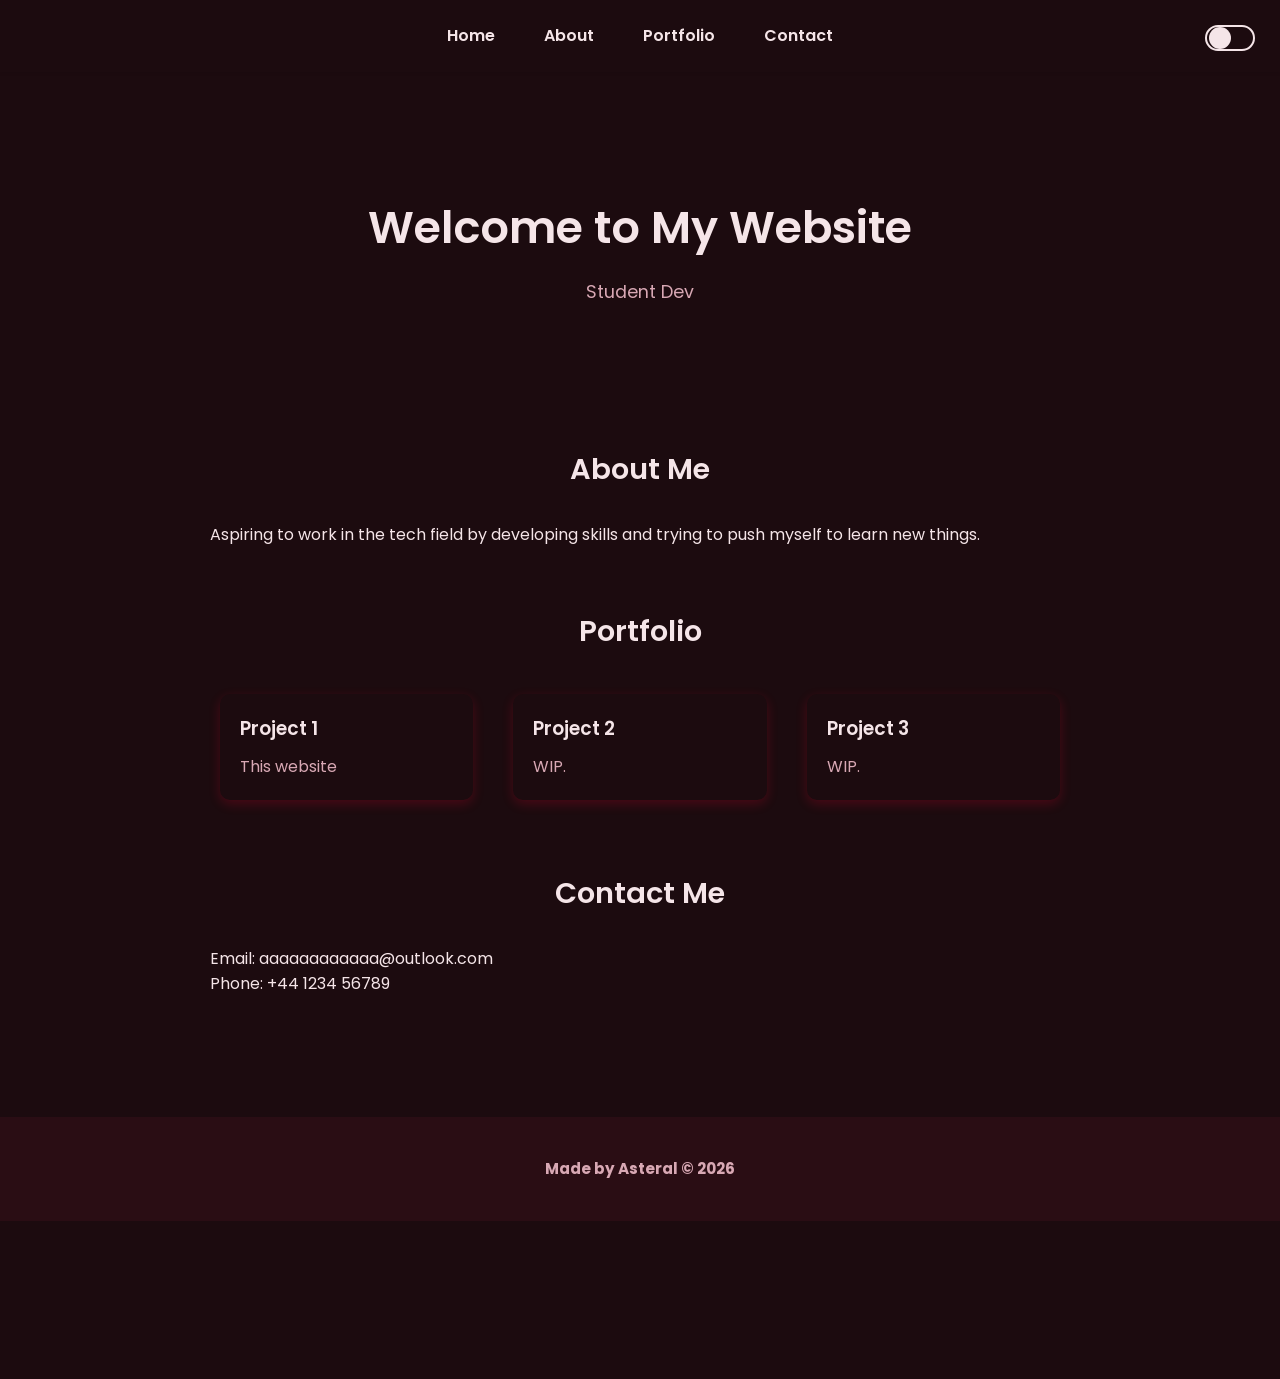
<file: index.html>
<!DOCTYPE html>
<html lang="en">
<head>
    <meta charset="UTF-8">
    <meta name="viewport" content="width=device-width, initial-scale=1.0">
    <title>Portfolio</title>
    <link rel="stylesheet" href="portfolio.css">
</head>
<body>
    
    <ul id="navbar">
        <li><a href="#home">Home</a></li>
        <li><a href="#about">About</a></li>
        <li><a href="#portfolio">Portfolio</a></li>
        <li><a href="#contact">Contact</a></li>
    </ul>

    
    <button id="darkModeToggle"></button>


    
    <div id="home" class="header">
        <h1>Welcome to My Website</h1>
        <p>Student Dev</p>
    </div>

  
    <main>
       
        <section id="about">
            <h2>About Me</h2>
            <p>Aspiring to work in the tech field by developing skills and trying to push myself to learn new things.</p>
        </section>

        
        <section id="portfolio">
            <h2>Portfolio</h2>
            <div class="projects">
                <div class="project-card">
                    <h3>Project 1</h3>
                    <p>This website</p>
                </div>
                <div class="project-card">
                    <h3>Project 2</h3>
                    <p>WIP.</p>
                </div>
                <div class="project-card">
                    <h3>Project 3</h3>
                    <p>WIP.</p>
                </div>
            </div>
        </section>

        
        <section id="contact">
            <h2>Contact Me</h2>
            <p>Email: aaaaaaaaaaaa@outlook.com</p>
            <p>Phone: +44 1234 56789</p>
        </section>
    </main>

    <!-- Footer -->
    <footer>
        <h4 id="footer">Made by Asteral &copy; 2026</h4>
    </footer>

    <!-- External JS -->
    <script src="portfolio.js"></script>
    <canvas id="plasmaCanvas"></canvas>

</body>
</html>
</file>
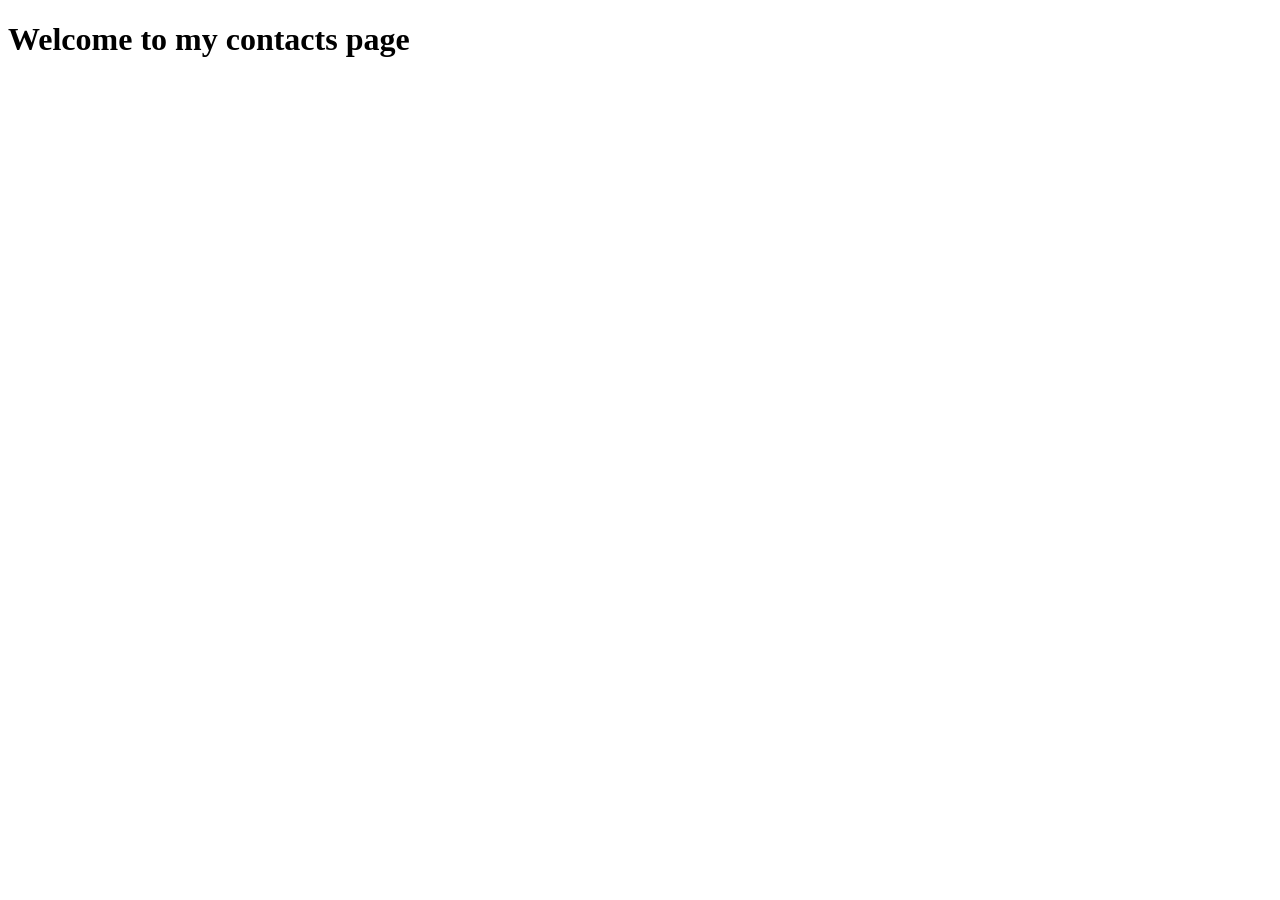
<file: Contact.html>
<!DOCTYPE html>
<html lang="en">
<head>
    <meta charset="UTF-8">
    <meta name="viewport" content="width=device-width, initial-scale=1.0">
    <title>Contact</title>
</head>
<body>
    <h1> Welcome to my contacts page</h1>
</body>
</html>
</file>
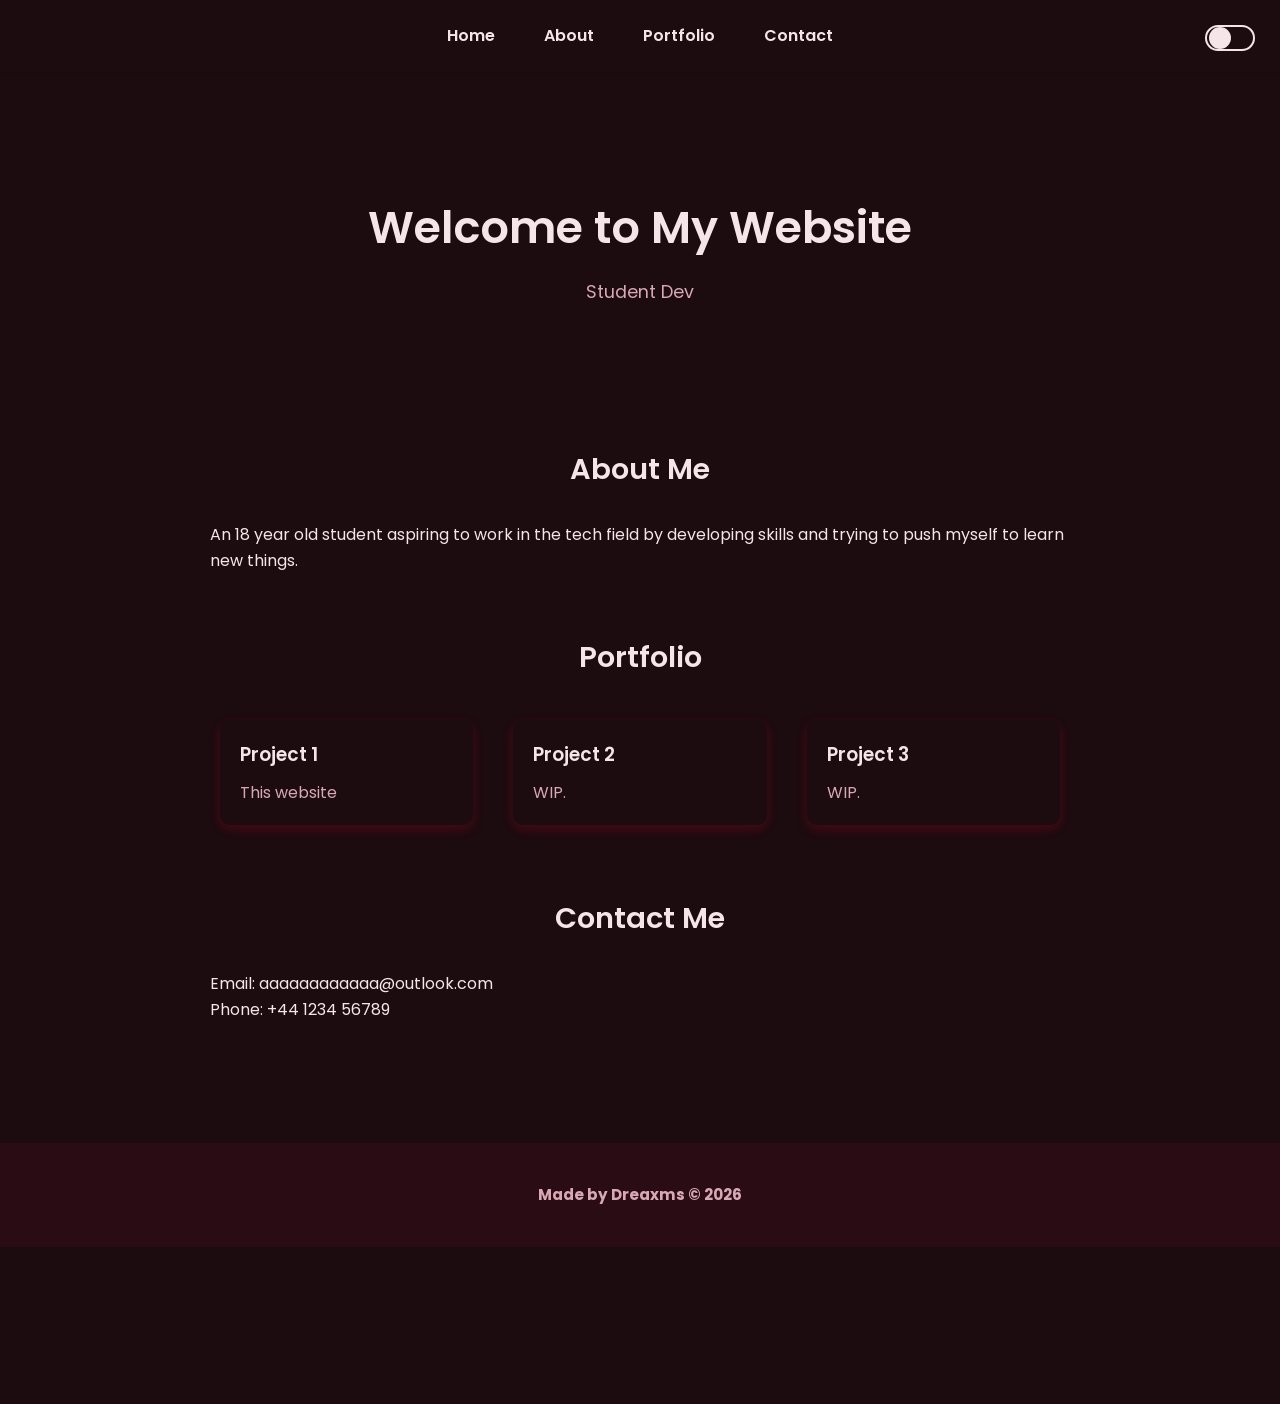
<file: Website portfolio.html>
<!DOCTYPE html>
<html lang="en">
<head>
    <meta charset="UTF-8">
    <meta name="viewport" content="width=device-width, initial-scale=1.0">
    <title>Portfolio</title>
    <link rel="stylesheet" href="portfolio.css">
</head>
<body>
    
    <ul id="navbar">
        <li><a href="#home">Home</a></li>
        <li><a href="#about">About</a></li>
        <li><a href="#portfolio">Portfolio</a></li>
        <li><a href="#contact">Contact</a></li>
    </ul>

    
    <button id="darkModeToggle"></button>


    
    <div id="home" class="header">
        <h1>Welcome to My Website</h1>
        <p>Student Dev</p>
    </div>

  
    <main>
       
        <section id="about">
            <h2>About Me</h2>
            <p>An 18 year old student aspiring to work in the tech field by developing skills and trying to push myself to learn new things.</p>
        </section>

        
        <section id="portfolio">
            <h2>Portfolio</h2>
            <div class="projects">
                <div class="project-card">
                    <h3>Project 1</h3>
                    <p>This website</p>
                </div>
                <div class="project-card">
                    <h3>Project 2</h3>
                    <p>WIP.</p>
                </div>
                <div class="project-card">
                    <h3>Project 3</h3>
                    <p>WIP.</p>
                </div>
            </div>
        </section>

        
        <section id="contact">
            <h2>Contact Me</h2>
            <p>Email: aaaaaaaaaaaa@outlook.com</p>
            <p>Phone: +44 1234 56789</p>
        </section>
    </main>

    <!-- Footer -->
    <footer>
        <h4 id="footer">Made by Dreaxms &copy; 2026</h4>
    </footer>

    <!-- External JS -->
    <script src="portfolio.js"></script>
    <canvas id="plasmaCanvas"></canvas>

</body>
</html>
</file>
<file: portfolio.css>
@import url('https://fonts.googleapis.com/css2?family=Poppins:wght@400;600&display=swap');

:root {
    --bg-color: #1c0b0f;       
    --text-color: #f5e5e8;     
    --subtext-color: #d8a8b4;  /
    --header-bg: #2a0d14;
    --card-bg: #2a0d14
    --navbar-bg: #2a0d14;
    --navbar-text: #f5e5e8;
    --navbar-hover: #4d0f20;
    --card-shadow: rgba(255,0,50,0.2);
    --footer-bg: #2a0d14;
    --footer-text: #d8a8b4;
}

/* Dark mode*/

* {
    box-sizing: border-box;
}

body {
    margin: 0;
    font-family: 'Poppins', sans-serif;
    background-color: var(--bg-color);
    color: var(--text-color);
}

#navbar {
    background-color: var(--navbar-bg);
    overflow: hidden;
}

#navbar li {
    float: left;
    list-style-type: none;
}

#navbar a {
    display: block;
    color: var(--navbar-text);
    text-align: center;
    padding: 14px 16px;
    text-decoration: none;
    transition: background-color 0.3s, transform 0.3s;
}

#navbar a:hover {
    background-color: var(--navbar-hover);
    transform: scale(1.1);
}

.header {
    text-align: center;
    padding: 50px;
    background-color: var(--header-bg);
}

.projects {
    display: flex;
    justify-content: space-around;
    flex-wrap: wrap;
}

.project-card {
    background-color: var(--card-bg);
    border: 2px solid var(--navbar-bg);
    border-radius: 10px;
    padding: 20px;
    margin: 10px;
    transition: transform 0.3s, box-shadow 0.3s;
}

.project-card:hover {
    transform: scale(1.05);
    box-shadow: 0 4px 20px var(--card-shadow);
}

footer {
    text-align: center;
    padding: 20px;
    background-color: var(--footer-bg);
    color: var(--footer-text);
}

/* Glow effect */
.glow {
    box-shadow: 0 0 30px rgba(128, 0, 0, 0.8);
}
body.dark-mode {
    --bg-color: #121212;
    --text-color: #e0e0e0;
    --subtext-color: #aaa;
    --header-bg: #121212;
    --navbar-bg: #1e1e1e;
    --navbar-text: #e0e0e0;
    --navbar-hover: #333;
    --card-bg: #1e1e1e;
    --card-shadow: rgba(0,0,0,0.5);
    --footer-bg: #1e1e1e;
    --footer-text: #aaa;
}

/* ==============================
   Global Styles
   ============================== */
* {
    box-sizing: border-box;
    margin: 0;
    padding: 0;
}

body {
    font-family: 'Poppins', sans-serif;
    line-height: 1.6;
    background-color: var(--bg-color);
    color: var(--text-color);
    transition: background-color 0.3s, color 0.3s;
}

html {
    scroll-behavior: smooth;
}

/* ==============================
   Navbar
   ============================== */
#navbar {
    display: flex;
    justify-content: center;
    list-style: none;
    padding: 15px 0;
    gap: 25px;
    background-color: var(--navbar-bg);
    position: sticky;
    top: 0;
    box-shadow: 0 1px 4px rgba(0,0,0,0.08);
    z-index: 1000;
}

#navbar li a {
    color: var(--navbar-text);
    text-decoration: none;
    font-weight: 600;
    padding: 8px 12px;
    border-radius: 5px;
    transition: background-color 0.3s, color 0.3s;
}

#navbar li a:hover,
#navbar li a.active {
    background-color: var(--navbar-hover);
    color: var(--navbar-text);
}

/* ==============================
   Dark Mode Toggle Switch
   ============================== */
#darkModeToggle {
    position: fixed;
    top: 25px;
    right: 25px;
    width: 50px;
    height: 26px;
    background-color: var(--navbar-bg);
    border: 2px solid var(--navbar-text);
    border-radius: 50px;
    cursor: pointer;
    display: flex;
    align-items: center;
    padding: 0;
    z-index: 2000;
    transition: background-color 0.3s, border-color 0.3s;
}

/* Circle inside toggle */
#darkModeToggle::before {
    content: '';
    width: 22px;
    height: 22px;
    background-color: var(--navbar-text);
    border-radius: 50%;
    margin-left: 2px;
    transition: transform 0.3s, background-color 0.3s;
}

/* Move circle when dark mode is active */
body.dark-mode #darkModeToggle::before {
    transform: translateX(24px);
    background-color: var(--navbar-text);
}

/* ==============================
   Header / Hero
   ============================== */
.header {
    text-align: center;
    padding: 120px 20px 80px;
    background-color: var(--header-bg);
    transition: background-color 0.3s, color 0.3s;
}

.header h1 {
    font-size: 2.8rem;
    font-weight: 600;
    margin-bottom: 15px;
}

.header p {
    font-size: 1.1rem;
    color: var(--subtext-color);
}

main {
    max-width: 900px;
    margin: auto;
    padding: 60px 20px;
}

section {
    margin-bottom: 60px;
    transition: background-color 0.3s, color 0.3s;
}

section h2 {
    text-align: center;
    color: var(--text-color);
    margin-bottom: 30px;
    font-size: 1.8rem;
    font-weight: 600;
}

/* ==============================
   Portfolio Grid
   ============================== */
.projects {
    display: grid;
    grid-template-columns: repeat(auto-fit, minmax(250px, 1fr));
    gap: 20px;
}

.project-card {
    background-color: var(--card-bg);
    border-radius: 10px;
    padding: 20px;
    box-shadow: 0 4px 12px var(--card-shadow);
    transition: transform 0.3s, box-shadow 0.3s, background-color 0.3s;
}

.project-card:hover {
    transform: translateY(-3px);
    box-shadow: 0 4px 12px var(--card-shadow);
}

.project-card h3 {
    color: var(--text-color);
    margin-bottom: 10px;
    font-weight: 600;
}

.project-card p {
    color: var(--subtext-color);
}


footer {
    text-align: center;
    padding: 40px 20px;
    background-color: var(--footer-bg);
    color: var(--footer-text);
    font-size: 0.95rem;
    transition: background-color 0.3s, color 0.3s;
}


@media(max-width: 600px) {
    #navbar { flex-direction: column; gap: 12px; } /* This is what creates the stack */
}
</file>
